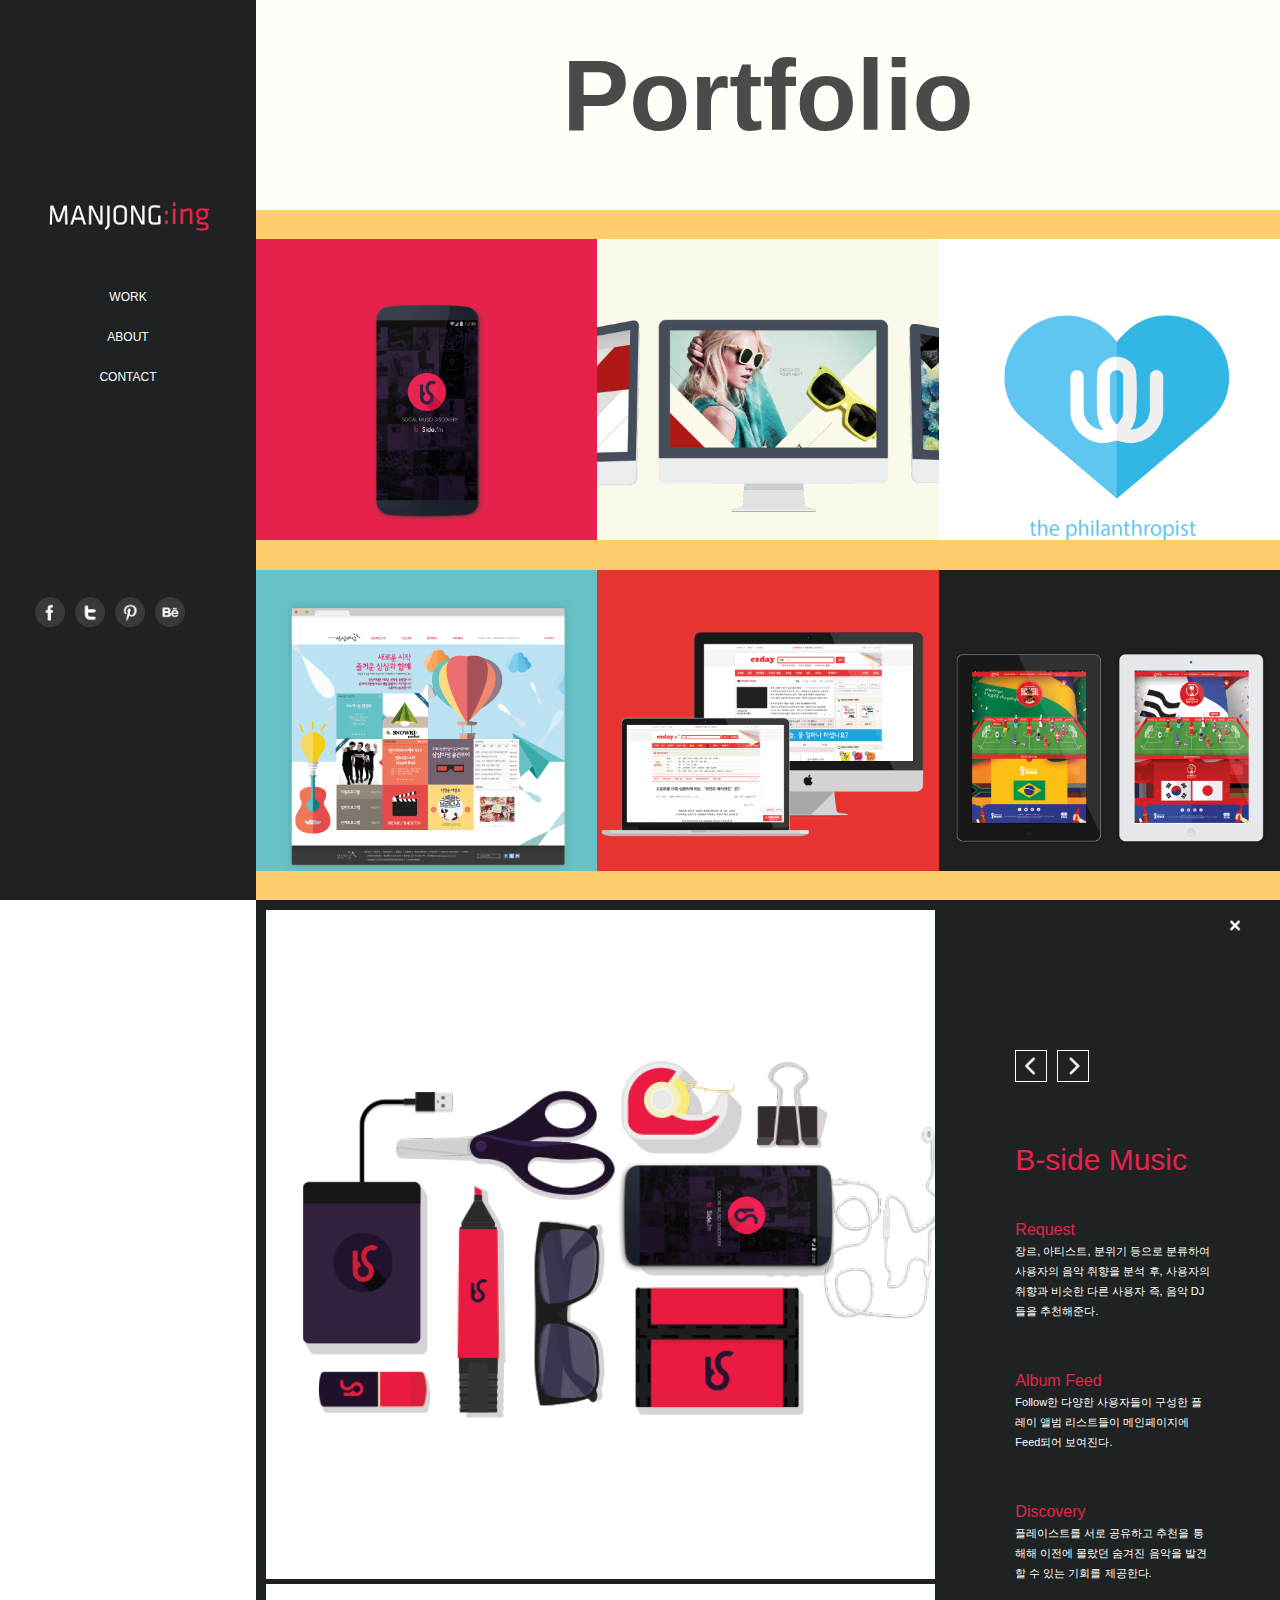
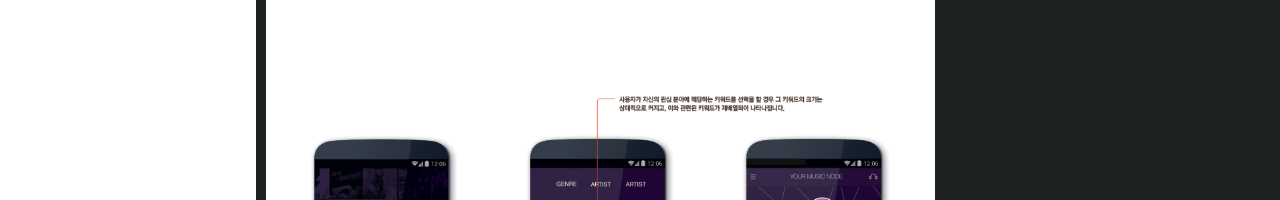
<file: index.html>
<!doctype html>
<html>
<head>
    <link rel="stylesheet" type="text/css" href="test3.css">
    <link rel="shortcut icon" href="/favicon.ico" >
    <meta name="viewport" content="initial-scale=1">
    <meta http-equiv="Content-Type" content="text/html;charset=utf-8" />
    
    <script src="http://ajax.aspnetcdn.com/ajax/jQuery/jquery-1.11.2.min.js"></script>
    <script src="js/index.js"></script>
    
    <title>Manjonging | PORTFOLIO WEBSITE</title>
</head>
    
<body>
    <!-- side menu -->
    <div class="sidebar">
        
        <div class="inner_sidebar">
            
            <h1><a href="javascript:" class="index_logo"><img src="images/logo_01.png"></h1>
            <ul class="navigation">
                <li data-target=".work-list" class="work_menu"><a href="#">WORK</a></li>
                <li data-target=".about" class="about_menu"><a href="#" >ABOUT</a></li>
                <li data-target=".contact" class="contact_menu"><a href="#">CONTACT</a></li>
            </ul>
           <div class="social_footer">
                <a href="#" class="social_footer_1"></a>
                <a href="#" class="social_footer_2"></a>
                <a href="#" class="social_footer_3"></a>
                <a href="#" class="social_footer_4"></a>
            </div>


        </div>
    </div>
    
    <!--portfolio contents -->
    <div class="slideshow-container">	
        <div class="slideshow home visible" id="slider-0">
            
        </div>	
        
        <!-- Work contents -->
        <div class="contents">
            <div class="header">
                <h2>Portfolio</h2>
            </div>

            <div class="portfolio">
                <div class="inner_port">
                    <a href="javascript:showPortfolio('b-music')"><p>b-side Music</p></a>
                    <p2>show details</p2>
                </div>
                <div class="inner_port_img">
                    <a href="bside.html"><img src="images/06.png"></a>
                </div>

            </div>
            <div class="portfolio">
                <div class="inner_port">
                    <p>GentleMonster</p>
                    <p2>show details</p2>
                </div>
                <img src="images/05.png">
            </div>
            <div class="portfolio">
                <div class="inner_port">
                    <p>Philanthropists</p>
                    <p2>show details</p2>
                </div>
                <img src="images/03.png">
            </div>
            <div class="portfolio">
                <div class="inner_port">
                    <p>SangSangMadang</p>
                    <p2>show details</p2>
                </div>
                <img src="images/02.png">
            </div>
            <div class="portfolio">
                <div class="inner_port">
                    <p>EZday</p>
                    <p2>show details</p2>
                </div>
                <img src="images/01.png">
            </div> 
             <div class="portfolio">
                <div class="inner_port">
                    <p>CocaCola Special Edition</p>
                    <p2>show details</p2>
                </div>
                <img src="images/04.png">
            </div>

        </div>
        
        <!--portfolio left-->
        <div class="bside_contents">
            <div class="bside_left"> 
                <img src="images/content01.png">
                <img src="images/content02.png">
                <img src="images/content03.png">
                <img src="images/content04.png">
                <img src="images/content05.png">
            </div>
            <!--portfolio contents -->
            <div class="bside_right">
                    <div class="backtowork" onclick="closePortfolio('')">
                        <img src="images/x_sign.png">
                    </div>
                    <div class="arrow">
                        <a href="#" class="bside_prev"></a>
                        <a href="#" class="bside_back"></a>
                    </div>
                    <div class="title_bside">
                    B-side Music 
                    </div>
                    <div class="description01_bside">
                    <p3>Request</p3><br>
                    장르, 아티스트, 분위기 등으로 분류하여 사용자의 음악 취향을 분석 후,
                    사용자의 취향과 비슷한 다른 사용자 즉, 음악 DJ들을 추천해준다.
                    </div>
                    <div class="description02_bside">
                    <p3>Album Feed</p3><br>
                    Follow한 다양한 사용자들이 
                    구성한 플레이 앨범 리스트들이
                    메인페이지에 Feed되어 보여진다.
                    </div>
                    <div class="description03_bside">
                    <p3>Discovery</p3><br>
                    플레이스트를 서로 공유하고 
                    추천을 통해해 이전에 몰랐던 
                    숨겨진 음악을 발견할 수 있는 
                    기회를 제공한다.
                    </div>
            </div>
        </div>
    </div>		
       
    <!-- About sliding panel -->
    <div class="about_slide_container">
        <div class="x-sign">
            <img src="images/x-sign-right.png">
        </div>
        <div class="about_logo">
            <img src="images/meme2.png">				
        </div>
        <div class="title">MANJONGING</div>
        <div class="sub-title">UX/UI Designer</div>
        <div class="description2">Hi, This is Min Jung Kwon. I’m a UX/UI Designer<br> 
        creating innovative websites and applications. <br>
        I specialise in UI/UX design.<br>
        Feel free to send me 
            <div class="description3">
            <a href="manjonging@naver.com" target="#">an e-mail.</a>
            </div>
            You can also follow me on
            <div class="description4">
            <a href="http://instagram.com/manjonging" target="blank">Instagram</a>
            </div>
        </div>
    </div>
        
    <!-- Contact sliding panel -->  
    <div class="contact_slide_container">
        <div class="x-sign">
            <img src="images/x-sign-right.png">
        </div>
        <div class="contents_contact">			
        <div class="title_contact">CONTACT</div>
        <div class="description1_contact">manjonging@gmail.com</div>
        <div class="description2_contact">89-10-9070-3903</div>
        </div>
    </div>
</body>
</html>
</file>
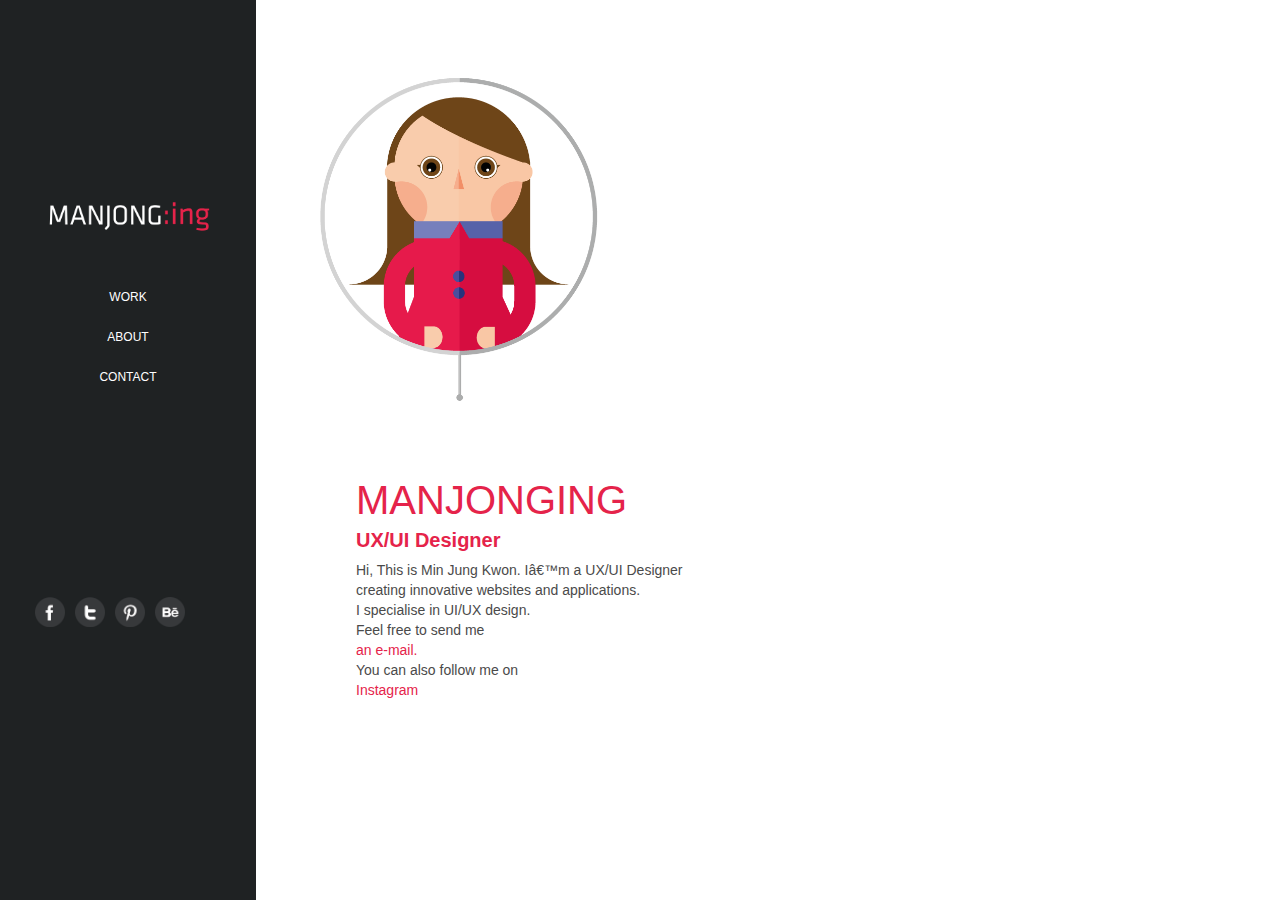
<file: about.html>
<!doctype html>
<html>
<head>
    <link rel="stylesheet" type="text/css" href="test3.css">
    <!--
    <link rel="shortcut icon" href="/favicon.ico" >
    <meta name="viewport" content="initial-scale=1">
    <meta http-equiv="Content-Type" content="text/html;charset=utf-8" />
-->
    <title>Manjonging | PORTFOLIO WEBSITE</title>
</head>
    
<body>
    <!-- side menu -->
    <div class="sidebar">
        
        <div class="inner_sidebar">
            
            <h1><a href="index.html"><img src="images/logo_01.png"></h1>
            <ul class="navigation">
                <li data-target=".work-list"><a href="work.html">WORK</a></li>
                <li data-target=".about"><a href="about.html">ABOUT</a></li>
                <li data-target=".contact"><a href="contact.html">CONTACT</a></li>
            </ul>
                
           <div class="social_footer">
                <a href="#" class="social_footer_1"></a>
                <a href="#" class="social_footer_2"></a>
                <a href="#" class="social_footer_3"></a>
                <a href="#" class="social_footer_4"></a>
            </div>

        </div>
    </div>
    
    <!--portfolio contents -->
    <div class="contents_about">
        <img src="images/meme2.png">				
        <div class="title">MANJONGING</div>
        <div class="sub-title">UX/UI Designer</div>
        <div class="description2">Hi, This is Min Jung Kwon. I’m a UX/UI Designer<br> 
        creating innovative websites and applications. <br>
        I specialise in UI/UX design.<br>
        Feel free to send me 
            <div class="description3">
            <a href="manjonging@naver.com" target="#">an e-mail.</a>
            </div>
            You can also follow me on
            <div class="description4">
            <a href="http://instagram.com/manjonging" target="blank">Instagram</a>
            </div>
        </div>
    </div>
</body>
</html>
</file>
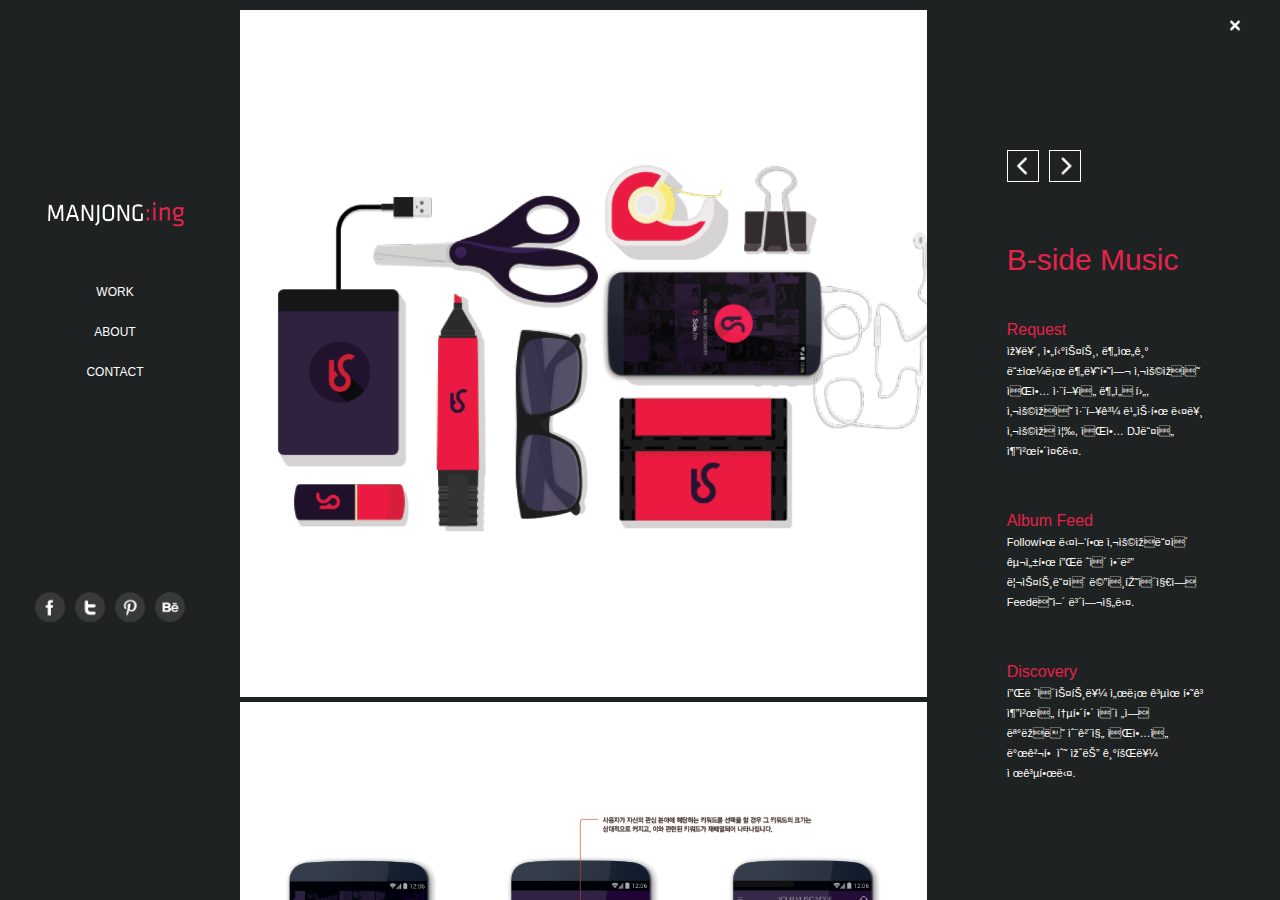
<file: bside.html>
<!doctype html>
<html>
<head>
    <link rel="stylesheet" type="text/css" href="test3.css">
    <!--
    <link rel="shortcut icon" href="/favicon.ico" >
    <meta name="viewport" content="initial-scale=1">
    <meta http-equiv="Content-Type" content="text/html;charset=utf-8" />
-->
    <title>Manjonging | PORTFOLIO WEBSITE</title>
</head>
    
<body>
    <!-- side menu -->
    <div class="sidebar">
        
        <div class="inner_sidebar">
            
            <h1><a href="index.html"><img src="images/logo_01.png"></h1>
            <ul class="navigation">
                <li data-target=".work-list"><a href="work.html">WORK</a></li>
                <li data-target=".about"><a href="about.html">ABOUT</a></li>
                <li data-target=".contact"><a href="contact.html">CONTACT</a></li>
            </ul>
                
           <div class="social_footer">
                <a href="#" class="social_footer_1"></a>
                <a href="#" class="social_footer_2"></a>
                <a href="#" class="social_footer_3"></a>
                <a href="#" class="social_footer_4"></a>
            </div>

        </div>
    </div>
        
    <!--portfolio left-->
    <div class="bside_contents">
        <div class="bside_left"> 
            <img src="images/content01.png">
            <img src="images/content02.png">
            <img src="images/content03.png">
            <img src="images/content04.png">
            <img src="images/content05.png">
        </div>
        <!--portfolio contents -->
        <div class="bside_right">
                <div class="backtowork">
                    <img src="images/x_sign.png">
                </div>
                <div class="arrow">
                    <a href="#" class="bside_prev"></a>
                    <a href="#" class="bside_back"></a>
                </div>
                <div class="title_bside">
                B-side Music 
                </div>
                <div class="description01_bside">
                <p3>Request</p3><br>
                장르, 아티스트, 분위기 등으로 분류하여 사용자의 음악 취향을 분석 후,
                사용자의 취향과 비슷한 다른 사용자 즉, 음악 DJ들을 추천해준다.
                </div>
                <div class="description02_bside">
                <p3>Album Feed</p3><br>
                Follow한 다양한 사용자들이 
                구성한 플레이 앨범 리스트들이
                메인페이지에 Feed되어 보여진다.
                </div>
                <div class="description03_bside">
                <p3>Discovery</p3><br>
                플레이스트를 서로 공유하고 
                추천을 통해해 이전에 몰랐던 
                숨겨진 음악을 발견할 수 있는 
                기회를 제공한다.
                </div>
        </div>
    </div>

</body>
</html>
</file>
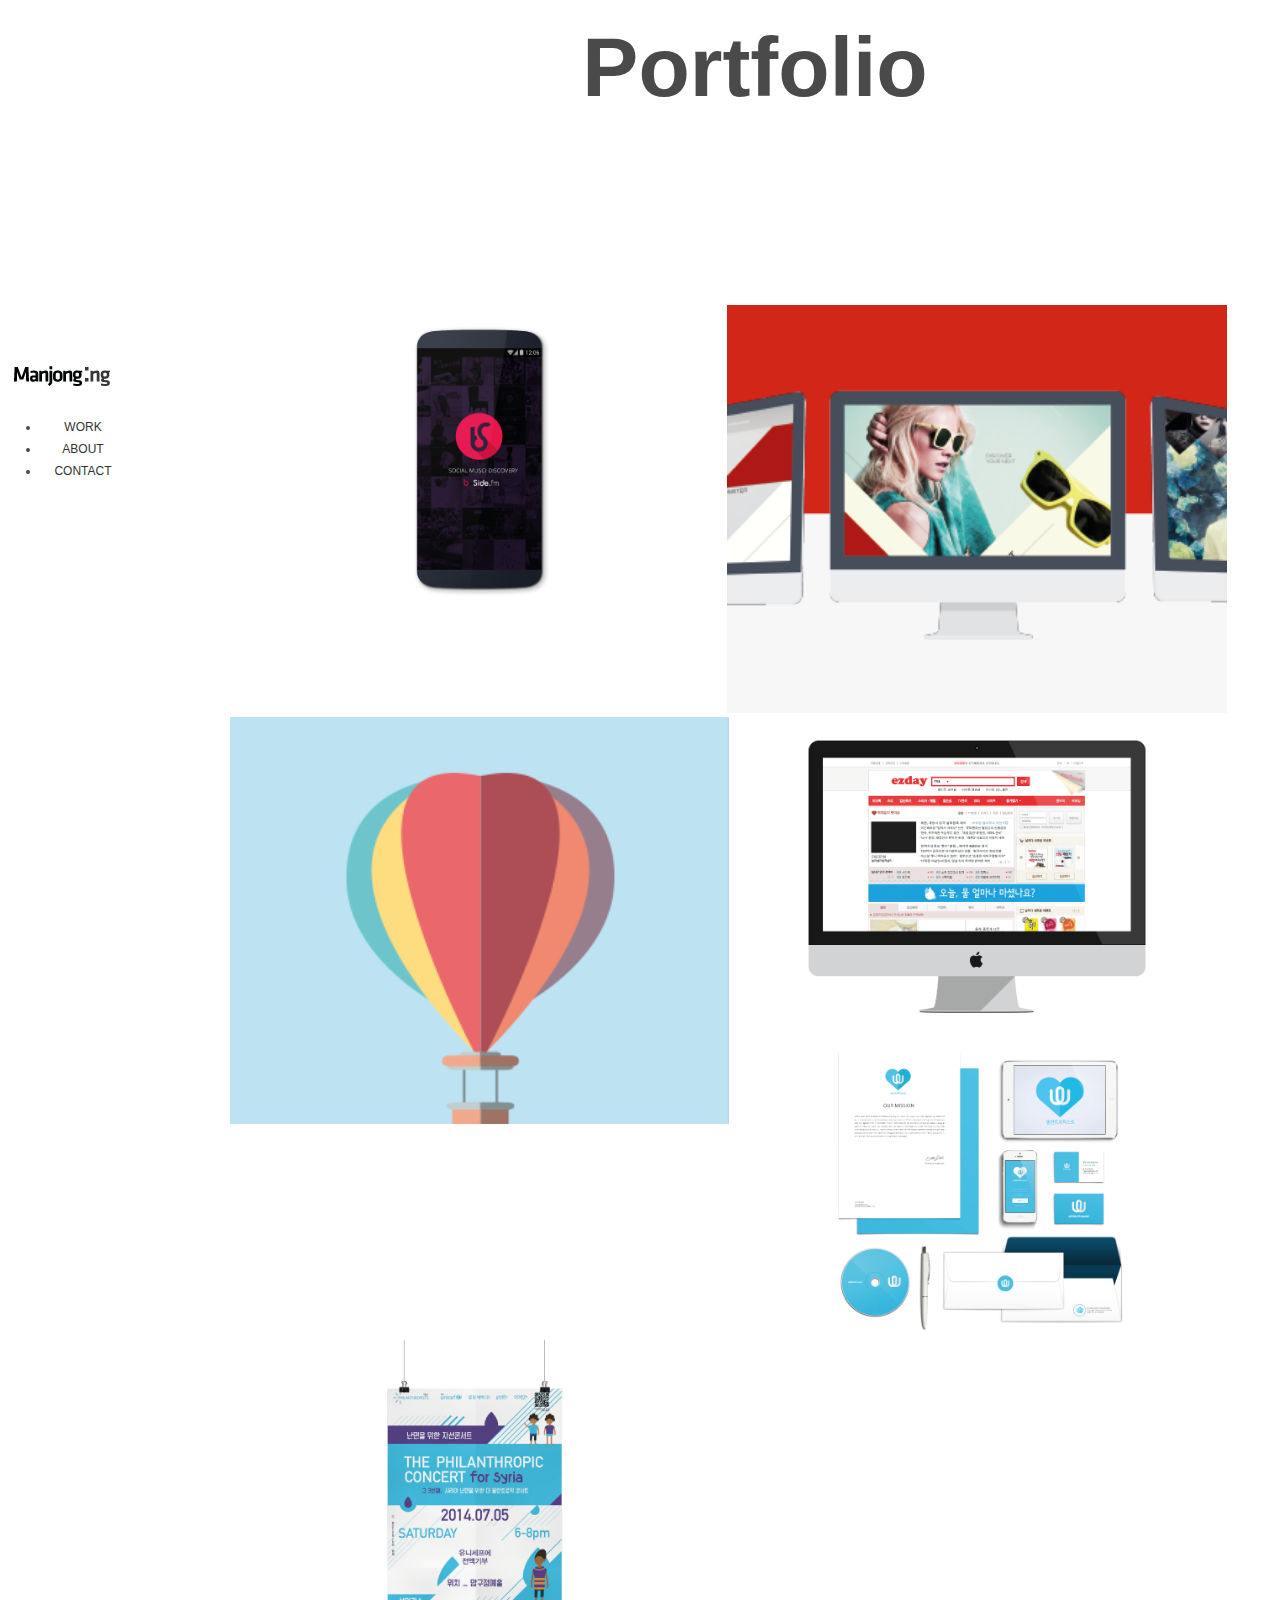
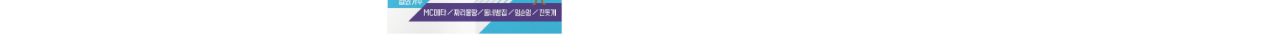
<file: index2.html>
<!doctype html>
<html>
<head>
    <link rel="stylesheet" type="text/css" href="main2.css">
    <link rel="stylesheet" type="text/css" href="responsive.css">
    <link rel="stylesheet" type="text/css" href="scroll.css">
    <link rel="shortcut icon" href="/favicon.ico" >
    <meta name="viewport" content="initial-scale=1">
    <meta http-equiv="Content-Type" content="text/html;charset=utf-8" />
    <title>Manjonging | PORTFOLIO WEBSITE</title>
</head>
    
<body>

    <!-- side menu -->
    <div class="sidebar">
        <div class="menu">
            <h1><a href="test.html"><img src="images/logo.png"></h1>
            <ul class="navigation">
                <li data-target=".work-list"><a href="index.html">WORK</a></li>
                <li data-target=".about"><a href="#">ABOUT</a></li>
                <li data-target=".contact"><a href="#">CONTACT</a></li>
            </ul>
        </div>
    </div>
    
    <!--portfolio contents -->
    <div class="contents-portfolio">
         <!--header-->        
        <div class="header-portfolio">
            <h1>Portfolio</h1>
        </div>
        <div class="contents">
            <div class="portfolio">
                <img src="images/portfolio-content01.png">
            </div>
            <div class="portfolio">
                <img src="images/portfolio-content02.png">
            </div>
            <div class="portfolio">
                <img src="images/portfolio-content03.png">
            </div>
            <div class="portfolio">
                <img src="images/portfolio-content04.png">
            </div>
            <div class="portfolio">
                <img src="images/portfolio-content05.png">
            </div> 
             <div class="portfolio">
                <img src="images/portfolio-content06.png">
            </div>
        </div>
    </div>

</body>
</html>
</file>
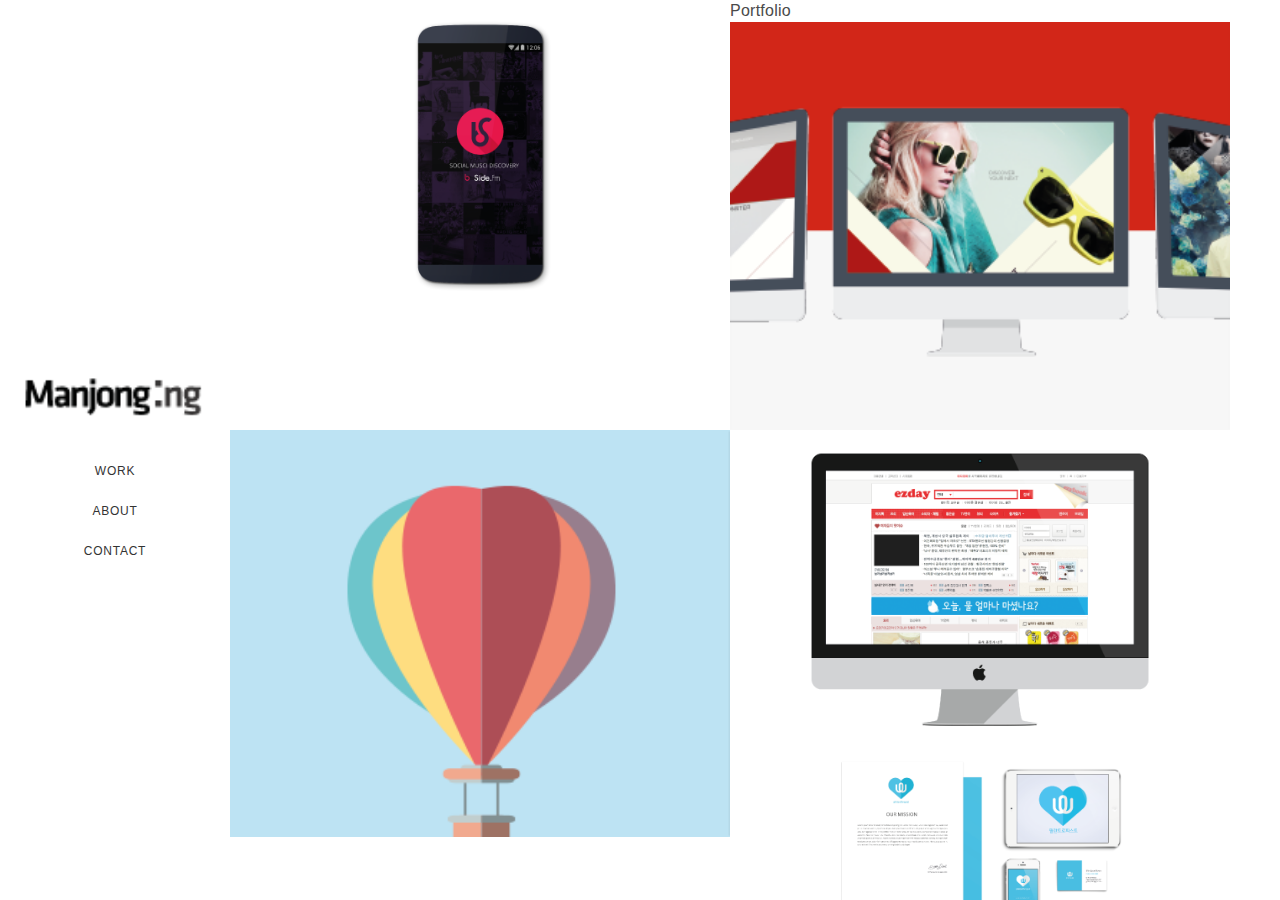
<file: index4.html>
<head>
<link rel="stylesheet" type="text/css" href="main.css">
<link rel="stylesheet" type="text/css" href="responsive.css">
<link rel="stylesheet" type="text/css" href="scroll.css">
    <link rel="shortcut icon" href="/favicon.ico" >
    <meta name="viewport" content="initial-scale=1">
    <meta http-equiv="Content-Type" content="text/html;charset=utf-8" />
<title>Manjonging | PORTFOLIO WEBSITE</title>

</head>
<!doctype html>
<html>
<body>
	<div class="main-container">
		<div class="sidebar">
			<div class="menu">
				<h1><a href="test.html"><img src="images/logo.png"></h1>
                <ul class="navigation">
                    <li data-target=".work-list"><a href="index.html">WORK</a></li>
                    <li data-target=".about"><a href="#">ABOUT</a></li>
                    <li data-target=".contact"><a href="#">CONTACT</a></li>
                </ul>
			</div>
		</div>
    
        
    <!--portfolio-->
        <div class="contents-portfolio">
            <h>Portfolio</h>
            <div class="portfolio">
                <img src="images/portfolio-content01.png">
            </div>
            <div class="portfolio">
                <img src="images/portfolio-content02.png">
            </div>
            <div class="portfolio">
                <img src="images/portfolio-content03.png">
            </div>
            <div class="portfolio">
                <img src="images/portfolio-content04.png">
            </div>
            <div class="portfolio">
                <img src="images/portfolio-content05.png">
            </div> 
             <div class="portfolio">
                <img src="images/portfolio-content06.png">
            </div>
            
        </div>
    </div>

</body>
</html>
</file>
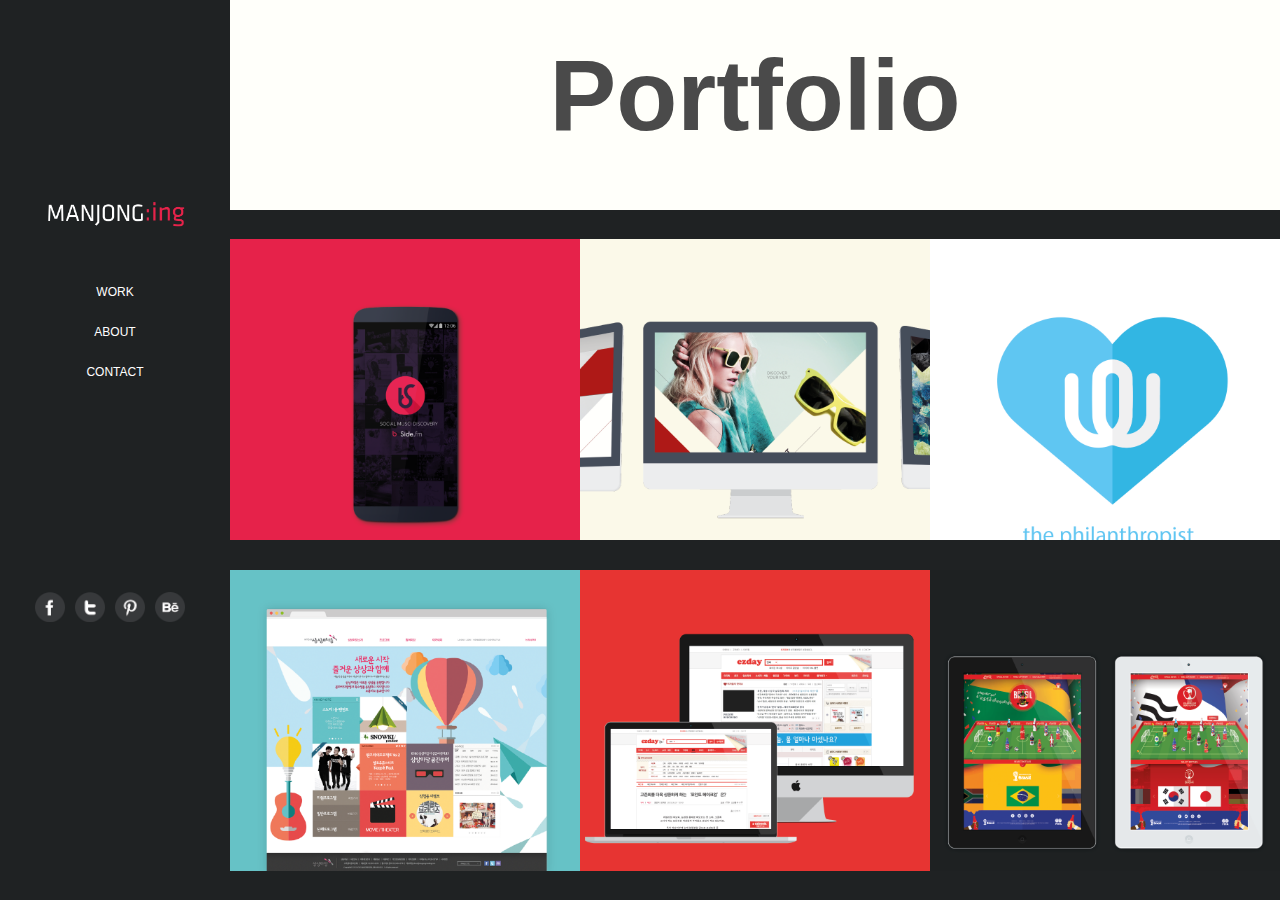
<file: work.html>
<!doctype html>
<html>
<head>
    <link rel="stylesheet" type="text/css" href="test3.css">
    <!--
    <link rel="shortcut icon" href="/favicon.ico" >
    <meta name="viewport" content="initial-scale=1">
    <meta http-equiv="Content-Type" content="text/html;charset=utf-8" />
-->
    <title>Manjonging | PORTFOLIO WEBSITE</title>
</head>
    
<body>
    <!-- side menu -->
    <div class="sidebar">
        
        <div class="inner_sidebar">
            
            <h1><a href="index.html"><img src="images/logo_01.png"></h1>
            <ul class="navigation">
                <li data-target=".work-list"><a href="work.html">WORK</a></li>
                <li data-target=".about"><a href="about.html">ABOUT</a></li>
                <li data-target=".contact"><a href="contact.html">CONTACT</a></li>
            </ul>
                
            <div class="social_footer">
                <a href="#" class="social_footer_1"></a>
                <a href="#" class="social_footer_2"></a>
                <a href="#" class="social_footer_3"></a>
                <a href="#" class="social_footer_4"></a>
            </div>

        </div>
    </div>
    
    <!--portfolio contents -->
    <div class="contents_container">
         <!--header-->        
      
        
        <div class="contents">
            <div class="header">
                <h2>Portfolio</h2>
            </div>
            
            <div class="portfolio">
                <div class="inner_port">
                    <a href="bside.html"><p>b-side Music</p></a>
                    <p2>show details</p2>
                </div>
                <div class="inner_port_img">
                    <a href="bside.html"><img src="images/06.png"></a>
                </div>
                
            </div>
            <div class="portfolio">
                <div class="inner_port">
                    <p>GentleMonster</p>
                    <p2>show details</p2>
                </div>
                <img src="images/05.png">
            </div>
            <div class="portfolio">
                <div class="inner_port">
                    <p>Philanthropists</p>
                    <p2>show details</p2>
                </div>
                <img src="images/03.png">
            </div>
            <div class="portfolio">
                <div class="inner_port">
                    <p>SangSangMadang</p>
                    <p2>show details</p2>
                </div>
                <img src="images/02.png">
            </div>
            <div class="portfolio">
                <div class="inner_port">
                    <p>EZday</p>
                    <p2>show details</p2>
                </div>
                <img src="images/01.png">
            </div> 
             <div class="portfolio">
                <div class="inner_port">
                    <p>CocaCola Special Edition</p>
                    <p2>show details</p2>
                </div>
                <img src="images/04.png">
            </div>

        </div>
    </div>

</body>
</html>
</file>
<file: test3.css>
html {
    height: 100%;
    padding:0px;
    margin:0px;
    font-family:"klavika",sans-serif;
    font-style: normal;
    font-weight: 100;
    color: #4a4a4a;
    font-size: 16px;
    line-height: 20px;
    letter-spacing: .25;
}

body{
    margin:0px;
    height: 100%;
    display: -webkit-flex;
    display: flex;
}


.sidebar{
/*    flex:1;*/
    float:left;
    width:20%;
    min-width:230px;
/*    max-width: 230px;*/
/*    position: absolute;*/
    height:100%;
    overflow-x: hidden;
    background-color: #1f2223;
    z-index:2;
}

.about_slide_container{
    position:absolute;
    z-index: 1;
    width:400px;
    height:100%;
    left : -100%;
    -webkit-transition: left 0.3s ease-out;
    transition: left 0.3s ease-out;
    background-color:white;
}

.contact_slide_container{
    position:absolute;
    z-index: 1;
    width:400px;
    height:100%;
    left : -100%;
    -webkit-transition: left 0.3s ease-out;
    transition: left 0.3s ease-out;
    background-color:white;
}

.about_logo {
    width:250px;
    margin-left:auto;
    margin-right: auto;
    margin-top:70px;
}

.x-sign{
    position:absolute;
    right:0;
    width:30px;
    margin-right:auto;
    margin-left:auto;
    cursor: pointer;
}
.about_slide_container_show{ 
    left : 230px;
}

.contact_slide_container_show{
    left:500px;
}


.inner_sidebar {
/*    position: absolute;*/
    height:100px;
/*    top:30%;*/
    margin-top:200px;
    background-color: #1f2223; 
    width:300px;
    font-family: "brandon-grotesque",sans-serif;
	font-style: normal;
	font-weight: 400;
	width:100%;
	text-align: center;
	font-size: 12px;
	letter-spacing: .75;
}

.social_footer {
    height: 100px;
    width: 200px;
    margin-left: 30px;
    margin-right: auto;
    margin-top:200px;
}





.navigation a:hover{
	border-bottom:1px solid white;
}

.contents_container {
/*    flex:10;*/
    float:left;
    width:80%;
    height:100%;
    width: 100%;
    overflow: hidden;
}

.header{
    width: 100%;
    height:150px;
    background-color:#fffffa;
    text-align: center;
    padding:30px;
    z-index:10;
}

.contents{
    left:0px;
    top:0px;
    width: 100%;
    height:100%;
    min-width: 300px;
    background-color: #1f2223;
    display: -webkit-flex;
    display:flex;
    flex-wrap: wrap;
    overflow: scroll;
}



.portfolio{
    position: relative;
    flex:1;
    min-width:300px;
    width: 301px;
    height: 301px;
    padding:0px;
    overflow-y: hidden;
    margin:0px 0px 0px 0px;
}

.bside_contents{
/*    flex:10;*/
    float:left;
    width:100%;
    height:100%;
    display: -webkit-flex;
    display:flex;
    z-index:100;
}

.bside_left{
    position: relative;
    flex:2;
/*
    min-width:700px;
    width:700px;
*/
    padding:10px;
    overflow:scroll;
    background-color: #1f2223;
    
}
.bside_left > img {
    width: 100%;
}
::-webkit-scrollbar {
    display: none;
}

.bside_right{
    position:relative;
    flex:1;
    background-color: #1f2223;
}

.title_bside{   
    font-size:30px;
    font-weight: 400;
    margin-top: 250px;
    padding:0 70px;
    color:#e5234a;
}

.description01_bside{
    font-size: 11px;
    margin-top:50px;
    color:#fffff9;
    padding: 0 70px;
}
.description02_bside{
    font-size:11px;
    margin-top:50px;
    color:#fffff9;
    padding: 0 70px;
}
.description03_bside{
    font-size:11px;
    margin-top:50px;
    color:#fffff9;
    padding:0 70px;
    
}
.description04_bside{
    font-size:11px;
    margin-top:50px;
    color:#fffff9;
    
}

p3{font-size:16px;
    margin-top:50px;    
    color: #e5234a;
}
.social_footer a {
    width: 30px;
    height: 30px;
    margin-left:5px;
    margin-right: 5px;
    float:left;

}

.social_footer_1 {
    background-image:url(images/social_01.png);
    background-repeat: no-repeat;
    background-size: contain;
}

.social_footer_1:hover {
    background-image:url(images/social_01_hover.png);

}

.social_footer_2 {
    background-image:url(images/social_02.png);
    background-repeat: no-repeat;
    background-size: contain;
}

.social_footer_2:hover {
    background-image:url(images/social_02_hover.png);

}
.social_footer_3 {
    background-image:url(images/social_03.png);
    background-repeat: no-repeat;
    background-size: contain;
}

.social_footer_3:hover {
    background-image:url(images/social_3_hover.png);

}
.social_footer_4 {
    background-image:url(images/social_04.png);
    background-repeat: no-repeat;
    background-size: contain;
}

.social_footer_4:hover {
    background-image:url(images/social_04_hover.png);

}

.bside_right a {
    width: 10px;
    height: 10px;
    margin-top:150px;
    margin-left:70px;
    float:left;
}
.arrow > a:nth-child(2) {
    margin-left:10px;
}
.backtowork{
    position:absolute;
    width: 30px;
    height: 30px;
    right:0px;
    margin-right: 30px;
    margin-top: 10px;
    cursor: pointer;
}
.backtowork img {
    width: 100%;
}

.backtowork:hover{
    
}


.bside_prev {
    background-image:url(images/left_arrow.png);
    background-repeat: no-repeat;
    background-size:contain;
    padding: 10px;
    border: 1px solid rgba(255,255,255,1);
}
.bside_prev:hover{
    background-image: url(images/left_arrow_select.png);
    border: 1px solid rgba(255,255,255,0);
}

.bside_back {
    background-image:url(images/right_arrow.png);
    background-repeat: no-repeat;
    background-size:contain;
    padding: 10px;
    border: 1px solid rgba(255,255,255,1);
}
.bside_back:hover{
    background-image: url(images/right_arrow_select.png);
    border: 1px solid rgba(255,255,255,0);
}


.inner_port {
    position: absolute;
    background-color: #1f2223;
    opacity: 0.8;
    z-index: 3; 
    width: 100%;
    height: 100%;
    opacity: 0;
    margin top:-5px;
}


.inner_port:hover{
    opacity:0.9;
    text-align: center;
}

p{  margin-top: 180px;
    color: #e5234a; 
    font-size: 30px;
    font-weight: 400;
}


.inner_port_img{
    position: absolute;
    z-index: 2;
}

.sidebar img {
    width :100%;
}

.slideshow-container img{
    width: 100%;
}
.about_slide_container img {
    width : 100%;
}
.contact_slide_container img {
    width : 100%;
}
.contents_container img {
    width : 100%;
}

h1{flex:1;
    margin:40px;
    letter-spacing: .75;
}

h2{flex:1;
margin:55px;
font-size: 100px;
text-decoration-color: #1f2223;}



.contents_about{
    flex:1;
    height:100%;
    width:100%;
    overflow:scroll;
}

.contents_about img{
    flex:1;
    width:300px;
    margin: 50px;
}



.title{
    color:#e5234a;
    font-size: 40px;
    padding:0 100px;
    margin-top: -40px;
}


.sub-title{
    color: #e5234a;
    font-size: 20px;
    font-weight: 700;
    padding:0 100px;
    margin-top: 20px;}

.description2{
    font-size: 14px;
    font-kerning: .75;
    padding:0 100px;
    margin-top: 10px;

}

.description3 a{
    color:#e5234a;}

.description4 a{
    color:#e5234a;}

.contents_contact{
    flex:1;
    height:100%;
    width:100%;
    overflow:scroll;
}
.title_contact{
    flex:1;
    color:#e5234a;
    font-size: 40px;
    margin-top:250px;
    padding:0 100px;}

.description1_contact{
    flex:1;
    margin-top: 50px;
    padding:0 100px;
}

.description2_contact{
    flex:1;
    margin-top:10px;
    padding:0 100px;
}

a{
	text-decoration: none;
	color:white;
}

a:link {
    text-decoration: none;
    font-weight: 400;
}

a:visited {
    text-decoration: none;
}

a:hover {
    text-decoration: none;
}

a:active {
    text-decoration: none;
}

ul{
	list-style: none;
	padding:0px;
	line-height: 40px;
}

.slideshow-container{
    flex:10;
    z-index:0;
	height:100%;
/*	position: absolute;*/
/*	margin-left:500px;*/
}
.slideshow{
	height:100%;
	width:100%;
	margin-left:0px;
	  -webkit-transition:opacity 0.3s;
    -moz-transition:opacity 0.3s;
    -o-transition:opacity 0.3s;
    transition:opacity 0.3s;
    position: absolute;
    opacity: 0;
}
.slideshow.allt{
	background:#ef7b88;
}
.slideshow.coggles{
	background:#acdacf;
}
.slideshow.quick-guide{
	background:#fecd6d;
}
.slideshow.blow{
	background: #fecd6d;
}
.slideshow.myyogajourney{
	background: #ef7b88;
}
.slideshow.matches-fashion{
	background: #87c3db;
}
.slideshow.home{
	-webkit-animation: pulse 40s infinite alternate;
	background-color: #fecd6d;
}
@-webkit-keyframes pulse {
      0% {background-color:#fecd6d;}
     25% {background-color: #ef7b88;}
     50% {background-color: #acdacf;}
     75% {background-color: #87c3db;}
     100% {background-color: #fecd6d;}
}
.slideshow li{
	opacity:0;
	position: absolute;
	width:100%;
	height: 100%;
	    -webkit-transition: 0.5s ease-in-out;
    -moz-transition: 0.5s ease-in-out;
    -o-transition: 0.5s ease-in-out;
    transition: 0.5s ease-in-out;
}
.slideshow ul{
	margin:0px;
}
.active-slide{
	opacity: 1!important;
	z-index: 1;
    
}

.active-link{
	border-bottom: 2px solid #222222;
}

.slideshow__controls{
	margin-left:300px;
	position: fixed;
	z-index: 99;
	bottom:0px;
	right:0px;
	background: white;
}

.left{
	cursor: pointer;
	padding:0px;
	margin:0px;		
	display: inline-block;
	width: 46px;
	height:44px;
	background-image: url("imgs/icons/leftarrow_select.png");
}

.right{
	cursor: pointer;
	padding:0px;
	margin:0px;		
	display: inline-block;	
	width: 46px;
	height:44px;	
	background-image: url("imgs/icons/rightarrow_select.png");	
}
.right:hover{
	opacity:0.6;
}
.left:hover{
	opacity:0.6;
}
.slideshow-image{
	background:red;
	margin:0px auto;
}
.visible{
	opacity:1!important;
}
.hidden{
	opacity:0!important;
}
.slideshow img{
	height:100%;
	display: block;
	margin: auto;
}
.mobile-container{
	display:none;
}

.iphone-video{
	position: absolute;
    }

.ipad-video{
	position: absolute;
    }


.iphone-img{
	max-width: 395px;
    max-height: 830px;
    }

.iphonezoom-img{
	max-width: 700px;
    max-height: 830px;
    }


.ipad-img{
	max-width: 679px;
    max-height: 830px;
    padding: 20px;
    }

.ipadvid-img{
	max-width: 557px;
    max-height: 830px;
    }



.macbook-img{
	max-width: 1000px;
    max-height: 830px;
    padding: 50px;
    }

.mobile-img{
	
    padding-top: 30px;
    padding-bottom: 30px;
    }





.default-transitions{
	-moz-transition-property: none !important;
	-webkit-transition-property: none !important;
	-o-transition-property: none !important;
	transition-property: none !important;
    
    
}

/*Red: #ef7b88
yellow: #fecd6d
green: #acdacf
blue: #87c3db
</file>
<file: main2.css>
html,body{
    display:flex;
	padding:0px;
	margin:0px;
	font-family: "lato",sans-serif;
	font-style: normal;
	font-weight: 300;
	color:#4a4a4a;
	font-size: 16px;
    line-height:22px;
    letter-spacing: .25;
    -webkit-font: subpixel-antialiased;
}

.contents-portfolio{
    flex:10;
}

.portfolio {
    margin:-1px;
    padding:-10px;
    float:left;
    min-width:200px;
    max-width: 500px;
    width:700px;
}


img {
    width: 100%;
    height:100%;
}

.sidebar{
    flex: 1;
    min-width: 230px;
    max-width: 230px;
	height:100%;
	background: white;
	z-index: 5;
}

.menu{
	font-family: "brandon-grotesque",sans-serif;
	font-style: normal;
	font-weight: 400;
	top:50%;
	margin-top:-115px;
	position:absolute;
	text-align: center;
	font-size: 12px;
	letter-spacing: .75;
}

.menu ul a:hover{
	border-bottom:2px solid #222222;
}

.header-portfolio{
    height: 250px;
    background-color: white;
    text-align: center;
    font-size: 42px;
    letter-spacing: 60;
    font-weight: 400;
}

h1{
    position: relative;
}

a{
	text-decoration: none;
	color:#333333;
}
</file>
<file: responsive.css>
/*DESKTOP*/
@media (max-width: 2000px) {
  .slideshow li{
  	top:10%;
    height:80%;
      
  }
}


@media (max-width: 1400px) {
  .slideshow li{
  	top:10%;
    height:80%;
      
  }
}

@media (max-width: 1200px) {
  .slideshow li{
  	top:15%;
    height:70%;
  }
}

@media (max-width: 1000px) {
  .slideshow li{
  	top:25%;
    height:50%;
  }

}

@media (max-width: 900px) {
  .slideshow li{
  	top:30%;
    height:40%;
  }
}

/*MOBILE*/
@media (max-width: 760px) {
	body,html{
		overflow:auto;
	}
	.main-container{
		display: none;
	}
	.mobile-container{
		display: block;
	}
	.sidebar{
		width:auto;
		height:auto;
		position: relative;
	}

	.navigation{
		display: none;
	}
	.menu{
		background: white;
		margin-top: 0px;
		top:0;
		position: fixed;
		z-index: 99999;
	}
	.sliding-content-container{
		position: absolute;
		width:100%;
		margin-left: 0px!important;
		display: none;
	}
	.work-list{
		margin-left:0px !important;
		margin-top:82px;
		display: block;
	}
	.work-item{
		background-position: center center;
		background-repeat: no-repeat;
	}
	.slideshow{
		margin-left: 0px;
	}
	.slideshow li{
		height:244px;
		top:0px;
		position: relative;
		opacity: 1;
	}
	.slideshow-container{
        
	}
	.scrollable-nav{
		overflow:auto;
		height:auto;
	}
	.close-button{
		display:none;
	}
	.mobile-content{
		display: block;
		position: relative;
		height: 100px;
		width: 100%;
		background: white;
		z-index: 99999;
	}
	.content{
		position: relative;
		text-align: center;
		background: white;
		left: 0px;
		width: 100%;
	}
	.sliding-content{

		position: absolute;
		background:white;
		width: 100%;
		top:98px;
		margin-left: -100%;
		z-index:1;
	}
	.sliding-content img{
		height:244px;
		display: block;
		margin: auto;
	}
	.sliding-content .allt{
	background:#ef7b88;
	}
	.sliding-content .coggles{
		background:#acdacf;
	}
	.sliding-content .quick-guide{
		background:#fecd6d;
	}
	.sliding-content .blow{
		background: #fecd6d;
	}
	.sliding-content .myyogajourney{
		background: #ef7b88;
	}
	.sliding-content .matches-fashion{
		background: #87c3db;
	}
	.sliding-content .home{
		background: #fecd6d;
	}
	h1 img{
		cursor: pointer;
	}
	.go-back{
		cursor: pointer;
        font-size: 12px;
        font-weight: 400;
  
	}

}
</file>
<file: scroll.css>
.ps-container .ps-scrollbar-x-rail{position:absolute;bottom:3px;height:8px;-webkit-border-radius:4px;-moz-border-radius:4px;border-radius:4px;opacity:0;filter:alpha(opacity=0);-o-transition:background-color .2s linear,opacity .2s linear;-webkit-transition:background-color .2s linear,opacity .2s linear;-moz-transition:background-color .2s linear,opacity .2s linear;transition:background-color .2s linear,opacity .2s linear}.ps-container:hover .ps-scrollbar-x-rail,.ps-container.hover .ps-scrollbar-x-rail{opacity:.6;filter:alpha(opacity=60)}.ps-container .ps-scrollbar-x-rail:hover,.ps-container .ps-scrollbar-x-rail.hover{background-color:#eee;opacity:.9;filter:alpha(opacity=90)}.ps-container .ps-scrollbar-x-rail.in-scrolling{background-color:#eee;opacity:.9;filter:alpha(opacity=90)}.ps-container .ps-scrollbar-y-rail{position:absolute;right:3px;width:8px;-webkit-border-radius:4px;-moz-border-radius:4px;border-radius:4px;opacity:0;filter:alpha(opacity=0);-o-transition:background-color .2s linear,opacity .2s linear;-webkit-transition:background-color .2s linear,opacity .2s linear;-moz-transition:background-color .2s linear,opacity .2s linear;transition:background-color .2s linear,opacity .2s linear}.ps-container:hover .ps-scrollbar-y-rail,.ps-container.hover .ps-scrollbar-y-rail{opacity:.6;filter:alpha(opacity=60)}.ps-container .ps-scrollbar-y-rail:hover,.ps-container .ps-scrollbar-y-rail.hover{background-color:#eee;opacity:.9;filter:alpha(opacity=90)}.ps-container .ps-scrollbar-y-rail.in-scrolling{background-color:#eee;opacity:.9;filter:alpha(opacity=90)}.ps-container .ps-scrollbar-x{position:absolute;bottom:0;height:8px;background-color:#aaa;-webkit-border-radius:4px;-moz-border-radius:4px;border-radius:4px;-o-transition:background-color .2s linear;-webkit-transition:background-color.2s linear;-moz-transition:background-color .2s linear;transition:background-color .2s linear}.ps-container.ie6 .ps-scrollbar-x{font-size:0}.ps-container .ps-scrollbar-x-rail:hover .ps-scrollbar-x,.ps-container .ps-scrollbar-x-rail.hover .ps-scrollbar-x{background-color:#999}.ps-container .ps-scrollbar-y{position:absolute;right:0;width:8px;background-color:#aaa;-webkit-border-radius:4px;-moz-border-radius:4px;border-radius:4px;-o-transition:background-color .2s linear;-webkit-transition:background-color.2s linear;-moz-transition:background-color .2s linear;transition:background-color .2s linear}.ps-container.ie6 .ps-scrollbar-y{font-size:0}.ps-container .ps-scrollbar-y-rail:hover .ps-scrollbar-y,.ps-container .ps-scrollbar-y-rail.hover .ps-scrollbar-y{background-color:#999}.ps-container.ie .ps-scrollbar-x,.ps-container.ie .ps-scrollbar-y{visibility:hidden}.ps-container.ie:hover .ps-scrollbar-x,.ps-container.ie:hover .ps-scrollbar-y,.ps-container.ie.hover .ps-scrollbar-x,.ps-container.ie.hover .ps-scrollbar-y{visibility:visible}
</file>
<file: main.css>
*, *:before, *:after {
	-moz-box-sizing: border-box; 
	-webkit-box-sizing: border-box; 
	box-sizing: border-box;
}
html,body{
	padding:0px;
	margin:0px;
	overflow:hidden;
	font-family: "lato",sans-serif;
	font-style: normal;
	font-weight: 300;
	color:#4a4a4a;
	font-size: 16px;
    line-height:22px;
    letter-spacing: .25;
    -webkit-font: subpixel-antialiased;
}

.sidebar{
    flex:1;
    min-width:230px;
    max-width: 230px;
    position: relative;
    height:100%;
    width:100%;
    overflow-x: hidden;
    background-color: #1f2223;
    
}

.inner_sidebar {
    position: absolute;
    height:100px;
    top:30%;
    background-color: #1f2223; 
    width:300px;
    font-family: "brandon-grotesque",sans-serif;
	font-style: normal;
	font-weight: 400;
	position:absolute;
	width:100%;
	text-align: center;
	font-size: 12px;
	letter-spacing: .75;
}

.navigation a:hover{
	border-bottom:1px solid white;
}

.contents_container {
    flex:10;
    height:100%;
    width: 100%;
    overflow: hidden;
}
.contents-portfolio{
    position: absolute;
    left:230px;
    min-width:200px;
}

.portfolio {
    float:left;
    min-width:200px;
    max-width: 500px;
    width:700px;
}


img {
    width: 100%;
}

a{
	text-decoration: none;
	color:#333333;
}

a:link {
    text-decoration: none;
    font-weight: 400;
}

a:visited {
    text-decoration: none;
}

a:hover {
    text-decoration: none;
}

a:active {
    text-decoration: none;
}

ul{
	list-style: none;
	padding:0px;
	line-height: 40px;
}
h1{
	z-index: 10000;
position: relative;
    
}
.logo_border{
	height: 45px;
	width: 126px;
	border: 2px solid #000;
	position: absolute;
	left: 56px;
	top: 21px;


}
.sidebar{
	width:230px;
	height:100%;
	position:absolute;
	background: white;
	z-index: 5;
}
.menu{
	font-family: "brandon-grotesque",sans-serif;
	font-style: normal;
	font-weight: 400;
	top:50%;
	margin-top:-115px;
	position:absolute;
	width:100%;
	text-align: center;
	font-size: 12px;
	letter-spacing: .75;
}
.menu ul a:hover{
	border-bottom:2px solid #222222;
}
.sliding-content-container{
	text-align: center;
	z-index: 3;
	background: #F7F7F7;	
	width:368px;
	height:100%;
	position:absolute;
	margin-left:-177px;
/*	-moz-opacity: 0.9;
	-khtml-opacity: 0.9;
	opacity: 0.9;*/
}
.open{
/*	margin-left: 230px;*/
}
.closed{
	margin-left: -177px;	
}
.scrollable-nav{
	position: relative;
	overflow: hidden;
	height:100%;
}
.close-button{
	position: absolute;
	top:50%;
	margin-top:-33px;
	height:66px;
	width:39px;
	background: white;
	cursor: pointer;
	right:-39px;
	background-image: url("imgs/icons/close_tab.png");
	cursor: pointer;
}
.work-list{
	background: white;
	z-index:2;
}
.work-info{
	z-index:3;
}
.shadow{
	-webkit-box-shadow: 3px 0px 14px 0px rgba(50, 50, 50, 0.1);
	-moz-box-shadow:    3px 0px 14px 0px rgba(50, 50, 50, 0.1);
	box-shadow:         3px 0px 14px 0px rgba(50, 50, 50, 0.1);
}
.work-item{
	height:244px;
	z-index:2;
	cursor: pointer;
}
.work-item__overlay{
	opacity: 0;
	height: 100%;
	text-align: center;
}
.overlay{
	background: rgba(0, 0, 0, 0.3);
	opacity:1;
    -webkit-transition: 0.3s ease-in-out;
    -moz-transition: 0.3s ease-in-out;
    -o-transition: 0.3s ease-in-out;
    transition: 0.3s ease-in-out;
}
.work-item__info{
	padding-top:65px;
	color:white;
}
.mobile-container .work-item__info{
	padding-top:98px;
	color:white;
}
.work-item.coggles{
	background: #acdacf;
 	background-image: url("imgs-2.0/sidenav/3_nav.png");
	background-position: center center;
	background-repeat: no-repeat; 		
}
.work-item.allt{
	background: #ef7b88;
	background-image: url("imgs-2.0/sidenav/1_nav.png");
	background-position: center center;
	background-repeat: no-repeat;
}
.work-item.quick-guide{
	background: #fecd6d;
	background-image: url("imgs-2.0/sidenav/2_nav.png");
	background-position: center center;
	background-repeat: no-repeat;
}
.work-item.my-yoga{
	background: #ef7b88;
	background-image: url("imgs-2.0/sidenav/5_nav.png");
	background-position: center center;
	background-repeat: no-repeat;
}
.work-item.matches-fashion{
	background: #87c3db;
	background-image: url("imgs-2.0/sidenav/4_nav.png");
	background-position: center center;
	background-repeat: no-repeat;
}
.work-item.blow{
	background: #fecd6d;
	background-image: url("imgs-2.0/sidenav/6_nav.png");
	background-position: center center;
	background-repeat: no-repeat;
}
.back{
	margin-top:30px;
	text-align: right;
	cursor: pointer;
	padding-right:48px;
}
.title{
	font-family: "brandon-grotesque",sans-serif;
	font-style: normal;
	font-weight: 400;
	font-size: 14px;
	padding-bottom: 2px;
	letter-spacing: 1;
}
.sub-title{
	font-family: "minion-pro",sans-serif;
	font-style: italic;
    font-size: 13px;
	font-weight: 200;
	padding-bottom:2px;
	letter-spacing: 0.2;
}
.description{
	margin-top: 0px;
	font-size: 13px;
	margin-bottom: 24px;
	padding-left: 30px;
	padding-right: 30px;
}
.description2{
	margin-top: 2px;
	font-size: 13px;
	margin-bottom: 24px;
	padding-left: 10px;
	padding-right: 10px;
    text-align: center;
}
.content{
	word-wrap:break-word;
	position: absolute;
	padding:30px;
	width:90%;
	left:5%;
	top:50%;

}
.info{

}
.back a{
	cursor:pointer;
}
.social{
	padding-top: 24px;
}
.social__icon{
	display: inline-block;
	padding-left:5px;
	padding-right:5px;	
}
.social__icon img{
	cursor: pointer;	
}
.slideshow-container{
	width:100%;
	height:100%;
	top:0px;
	left:0px;
	z-index:0;
	position: relative;
/*	margin-left:500px;*/
}
.slideshow{
	height:100%;
	width:100%;
	margin-left:115px;
	  -webkit-transition:opacity 0.3s;
    -moz-transition:opacity 0.3s;
    -o-transition:opacity 0.3s;
    transition:opacity 0.3s;
    position: absolute;
    opacity: 0;
}
.slideshow.allt{
	background:#ef7b88;
}
.slideshow.coggles{
	background:#acdacf;
}
.slideshow.quick-guide{
	background:#fecd6d;
}
.slideshow.blow{
	background: #fecd6d;
}
.slideshow.myyogajourney{
	background: #ef7b88;
}
.slideshow.matches-fashion{
	background: #87c3db;
}
.slideshow.home{
	-webkit-animation: pulse 40s infinite alternate;
	background-color: #fecd6d;
}
@-webkit-keyframes pulse {
      0% {background-color:#fecd6d;}
     25% {background-color: #ef7b88;}
     50% {background-color: #acdacf;}
     75% {background-color: #87c3db;}
     100% {background-color: #fecd6d;}
}
.slideshow li{
	opacity:0;
	position: absolute;
	width:100%;
	height: 100%;
	    -webkit-transition: 0.5s ease-in-out;
    -moz-transition: 0.5s ease-in-out;
    -o-transition: 0.5s ease-in-out;
    transition: 0.5s ease-in-out;
}
.slideshow ul{
	margin:0px;
}
.active-slide{
	opacity: 1!important;
	z-index: 1;
    
}

.active-link{
	border-bottom: 2px solid #222222;
}

.slideshow__controls{
	margin-left:300px;
	position: fixed;
	z-index: 99;
	bottom:0px;
	right:0px;
	background: white;
}

.left{
	cursor: pointer;
	padding:0px;
	margin:0px;		
	display: inline-block;
	width: 46px;
	height:44px;
	background-image: url("imgs/icons/leftarrow_select.png");
}

.right{
	cursor: pointer;
	padding:0px;
	margin:0px;		
	display: inline-block;	
	width: 46px;
	height:44px;	
	background-image: url("imgs/icons/rightarrow_select.png");	
}
.right:hover{
	opacity:0.6;
}
.left:hover{
	opacity:0.6;
}
.slideshow-image{
	background:red;
	margin:0px auto;
}
.visible{
	opacity:1!important;
}
.hidden{
	opacity:0!important;
}
.slideshow img{
	height:100%;
	display: block;
	margin: auto;
}
.mobile-container{
	display:none;
}

.iphone-video{
	position: absolute;
    }

.ipad-video{
	position: absolute;
    }


.iphone-img{
	max-width: 395px;
    max-height: 830px;
    }

.iphonezoom-img{
	max-width: 700px;
    max-height: 830px;
    }


.ipad-img{
	max-width: 679px;
    max-height: 830px;
    padding: 20px;
    }

.ipadvid-img{
	max-width: 557px;
    max-height: 830px;
    }



.macbook-img{
	max-width: 1000px;
    max-height: 830px;
    padding: 50px;
    }

.mobile-img{
	
    padding-top: 30px;
    padding-bottom: 30px;
    }






.default-transitions{
	-moz-transition-property: none !important;
	-webkit-transition-property: none !important;
	-o-transition-property: none !important;
	transition-property: none !important;
    
    
}

/*Red: #ef7b88
yellow: #fecd6d
green: #acdacf
blue: #87c3db
</file>
